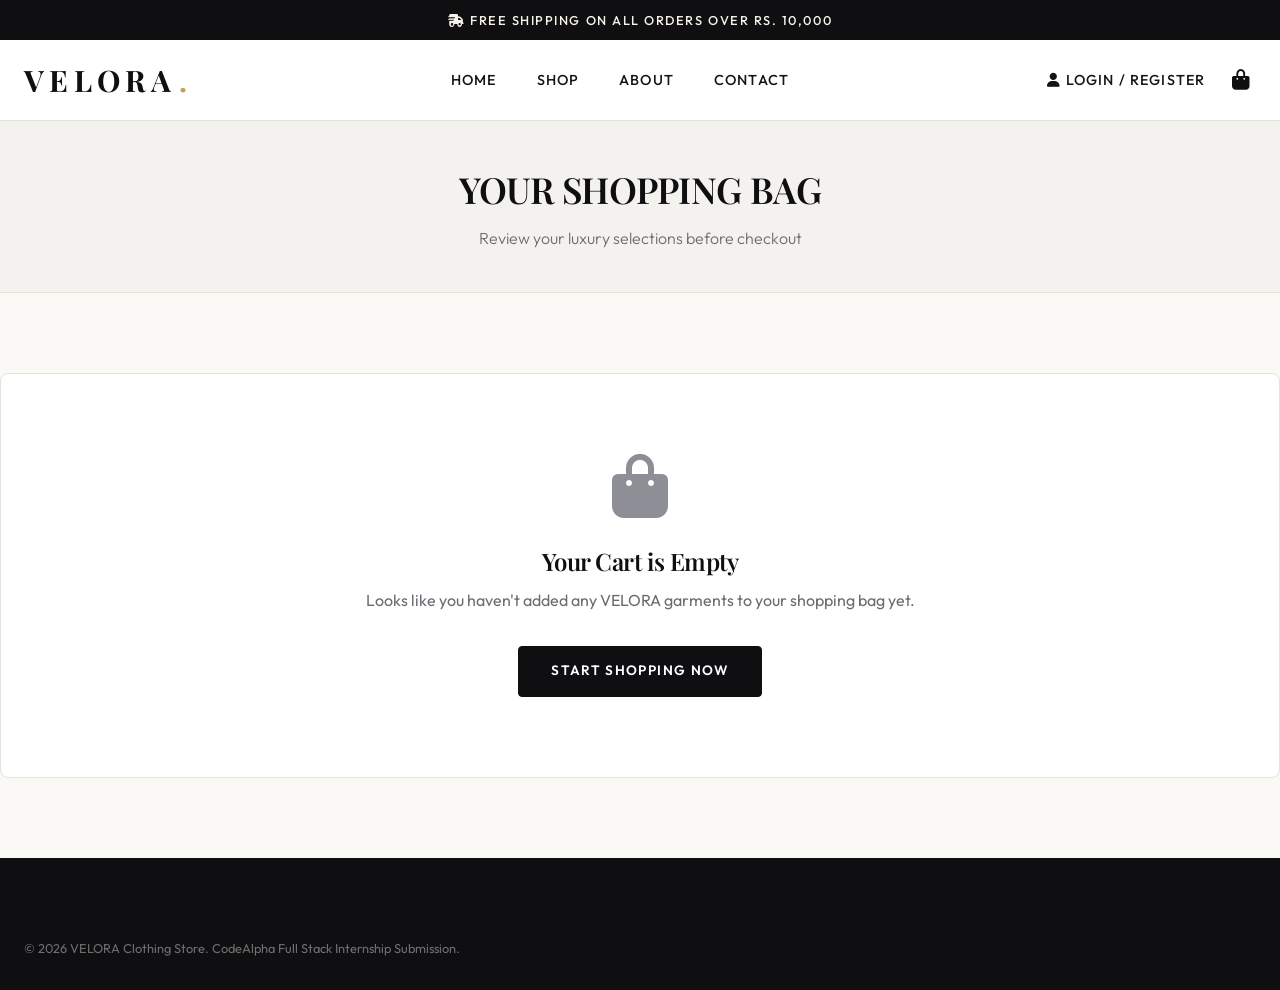
<file: cart.html>
<!DOCTYPE html>
<html lang="en">
<head>
  <meta charset="UTF-8">
  <meta name="viewport" content="width=device-width, initial-scale=1.0">
  <title>Shopping Cart | VELORA</title>
  
  <link rel="stylesheet" href="https://cdnjs.cloudflare.com/ajax/libs/font-awesome/6.4.0/css/all.min.css">
  <link rel="stylesheet" href="css/style.css">
  <link rel="stylesheet" href="css/responsive.css">
</head>
<body>

  <!-- Announcement Bar -->
  <div class="announcement-bar">
    <i class="fas fa-truck-fast"></i> FREE SHIPPING ON ALL ORDERS OVER RS. 10,000
  </div>

  <!-- Navigation Bar -->
  <nav class="navbar">
    <div class="container nav-container">
      <button class="mobile-menu-toggle" id="mobile-menu-btn" aria-label="Toggle menu">
        <i class="fas fa-bars"></i>
      </button>

      <a href="index.html" class="brand-logo">
        VELORA<span>.</span>
      </a>

      <ul class="nav-links" id="nav-links">
        <li><a href="index.html" class="nav-link">Home</a></li>
        <li><a href="shop.html" class="nav-link">Shop</a></li>
        <li><a href="about.html" class="nav-link">About</a></li>
        <li><a href="contact.html" class="nav-link">Contact</a></li>
      </ul>

      <div class="nav-actions">
        <div id="nav-user-menu"></div>
        <a href="cart.html" class="icon-btn active" title="Shopping Cart">
          <i class="fas fa-shopping-bag"></i>
          <span class="badge-count" id="cart-count-badge" style="display: none;">0</span>
        </a>
      </div>
    </div>
  </nav>

  <!-- Page Header -->
  <div style="background-color: var(--bg-subtle); padding: 2.5rem 0; text-align: center; border-bottom: 1px solid var(--border-color);">
    <div class="container">
      <h1 class="section-title">YOUR SHOPPING BAG</h1>
      <p class="section-subtitle" style="margin-bottom: 0;">Review your luxury selections before checkout</p>
    </div>
  </div>

  <!-- Cart Content -->
  <section class="section-padding container">
    <div id="cart-view-wrapper">
      <!-- Rendered by inline script -->
    </div>
  </section>

  <!-- Footer -->
  <footer class="footer">
    <div class="container">
      <div class="footer-bottom" style="border: none; padding: 0;">
        <p>&copy; 2026 VELORA Clothing Store. CodeAlpha Full Stack Internship Submission.</p>
      </div>
    </div>
  </footer>

  <!-- Scripts -->
  <script src="js/api.js"></script>
  <script src="js/auth.js"></script>
  <script src="js/cart.js"></script>
  <script src="js/main.js"></script>

  <script>
    document.addEventListener('DOMContentLoaded', () => {
      renderCartView();
    });

    function renderCartView() {
      const wrapper = document.getElementById('cart-view-wrapper');
      if (!wrapper) return;

      const cart = getCart();
      const totals = getCartTotals();

      if (cart.length === 0) {
        wrapper.innerHTML = `
          <div style="text-align: center; padding: 5rem 1rem; background: var(--bg-surface); border-radius: var(--radius-md); border: 1px solid var(--border-color);">
            <i class="fas fa-shopping-bag fa-4x" style="color: var(--text-light); margin-bottom: 1.5rem;"></i>
            <h2>Your Cart is Empty</h2>
            <p style="color: var(--text-muted); margin: 0.5rem 0 2rem;">Looks like you haven't added any VELORA garments to your shopping bag yet.</p>
            <a href="shop.html" class="btn btn-primary">START SHOPPING NOW</a>
          </div>
        `;
        return;
      }

      wrapper.innerHTML = `
        <div style="display: grid; grid-template-columns: 2fr 1fr; gap: 3rem;" class="cart-layout">
          
          <!-- Left: Cart Items List -->
          <div>
            <div style="display: flex; justify-content: space-between; align-items: center; border-bottom: 1px solid var(--border-color); padding-bottom: 1rem; margin-bottom: 1.5rem;">
              <h3 style="font-size: 1.2rem; text-transform: uppercase;">Items (${totals.itemCount})</h3>
              <button onclick="clearCart(); renderCartView();" style="color: var(--danger); font-weight: 600; font-size: 0.85rem;">Clear Entire Cart</button>
            </div>

            <div style="display: flex; flex-direction: column; gap: 1.5rem;">
              ${cart.map((item, index) => `
                <div style="display: grid; grid-template-columns: 90px 1fr auto; gap: 1.5rem; align-items: center; background: var(--bg-surface); border: 1px solid var(--border-color); border-radius: var(--radius-md); padding: 1.25rem;">
                  <img src="${item.image}" alt="${item.name}" style="width: 90px; height: 110px; object-fit: cover; border-radius: var(--radius-sm);">
                  
                  <div>
                    <h4 style="font-size: 1.05rem; margin-bottom: 0.35rem;">${item.name}</h4>
                    <div style="font-size: 0.85rem; color: var(--text-muted); display: flex; gap: 1rem; margin-bottom: 0.65rem;">
                      <span><strong>Size:</strong> ${item.size}</span>
                      <span><strong>Color:</strong> ${item.color}</span>
                    </div>
                    <div style="font-size: 1rem; font-weight: 700; color: var(--primary);">
                      Rs. ${item.price.toLocaleString()}
                    </div>
                  </div>

                  <div style="display: flex; flex-direction: column; align-items: flex-end; gap: 0.75rem;">
                    <button onclick="removeFromCart(${index}); renderCartView();" style="color: var(--text-muted); font-size: 0.9rem;" title="Remove Item">
                      <i class="fas fa-trash-alt"></i>
                    </button>

                    <div style="display: flex; align-items: center; gap: 0.35rem; border: 1px solid var(--border-color); border-radius: var(--radius-sm); padding: 0.15rem 0.4rem;">
                      <button class="icon-btn" style="padding: 0.2rem;" onclick="updateCartItemQty(${index}, ${item.quantity - 1}); renderCartView();"><i class="fas fa-minus" style="font-size: 0.75rem;"></i></button>
                      <span style="font-weight: 600; font-size: 0.9rem; min-width: 25px; text-align: center;">${item.quantity}</span>
                      <button class="icon-btn" style="padding: 0.2rem;" onclick="updateCartItemQty(${index}, ${item.quantity + 1}); renderCartView();"><i class="fas fa-plus" style="font-size: 0.75rem;"></i></button>
                    </div>

                    <div style="font-size: 0.95rem; font-weight: 700; color: var(--accent);">
                      Subtotal: Rs. ${(item.price * item.quantity).toLocaleString()}
                    </div>
                  </div>
                </div>
              `).join('')}
            </div>

            <div style="margin-top: 2rem;">
              <a href="shop.html" style="font-size: 0.9rem; font-weight: 600; color: var(--primary);"><i class="fas fa-arrow-left"></i> CONTINUE SHOPPING</a>
            </div>
          </div>

          <!-- Right: Order Summary Card -->
          <div>
            <div style="background: var(--bg-surface); border: 1px solid var(--border-color); border-radius: var(--radius-md); padding: 2rem; position: sticky; top: 100px;">
              <h3 style="font-size: 1.25rem; text-transform: uppercase; border-bottom: 1px solid var(--border-color); padding-bottom: 1rem; margin-bottom: 1.5rem;">ORDER SUMMARY</h3>

              <div style="display: flex; flex-direction: column; gap: 1rem; font-size: 0.95rem; margin-bottom: 1.5rem;">
                <div style="display: flex; justify-content: space-between;">
                  <span style="color: var(--text-muted);">Subtotal</span>
                  <span style="font-weight: 600;">Rs. ${totals.subtotal.toLocaleString()}</span>
                </div>

                <div style="display: flex; justify-content: space-between;">
                  <span style="color: var(--text-muted);">Estimated Shipping</span>
                  <span style="font-weight: 600; color: ${totals.shipping === 0 ? 'var(--success)' : 'inherit'};">
                    ${totals.shipping === 0 ? 'FREE' : `Rs. ${totals.shipping.toLocaleString()}`}
                  </span>
                </div>

                ${totals.subtotal < 10000 ? `
                  <div style="font-size: 0.75rem; color: var(--accent); background: var(--accent-light); padding: 0.5rem; border-radius: 4px;">
                    Add Rs. ${(10000 - totals.subtotal).toLocaleString()} more to qualify for FREE Shipping!
                  </div>
                ` : ''}

                <div style="border-top: 1px solid var(--border-color); padding-top: 1rem; display: flex; justify-content: space-between; font-size: 1.2rem; font-weight: 700;">
                  <span>Grand Total</span>
                  <span style="color: var(--primary);">Rs. ${totals.total.toLocaleString()}</span>
                </div>
              </div>

              <a href="checkout.html" class="btn btn-primary btn-block" style="padding: 1rem;">
                PROCEED TO CHECKOUT <i class="fas fa-arrow-right"></i>
              </a>
            </div>
          </div>

        </div>
      `;
    }
  </script>
</body>
</html>
</file>
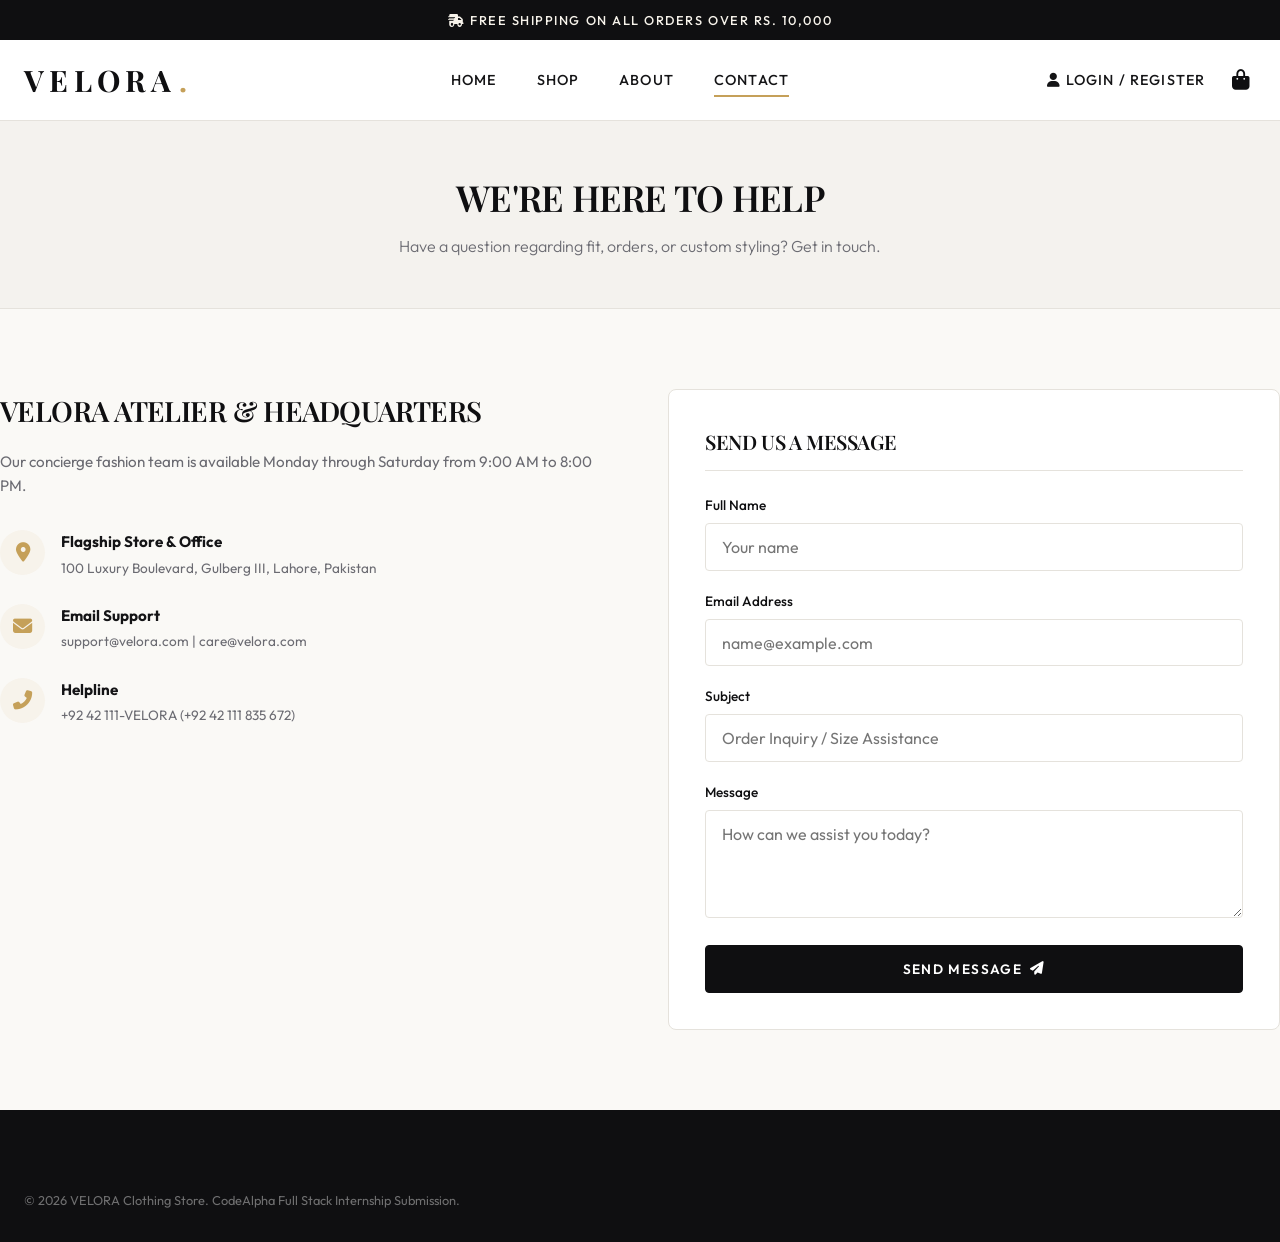
<file: contact.html>
<!DOCTYPE html>
<html lang="en">
<head>
  <meta charset="UTF-8">
  <meta name="viewport" content="width=device-width, initial-scale=1.0">
  <title>Contact Us | VELORA Customer Support</title>
  
  <link rel="stylesheet" href="https://cdnjs.cloudflare.com/ajax/libs/font-awesome/6.4.0/css/all.min.css">
  <link rel="stylesheet" href="css/style.css">
  <link rel="stylesheet" href="css/responsive.css">
</head>
<body>

  <!-- Announcement Bar -->
  <div class="announcement-bar">
    <i class="fas fa-truck-fast"></i> FREE SHIPPING ON ALL ORDERS OVER RS. 10,000
  </div>

  <!-- Navigation Bar -->
  <nav class="navbar">
    <div class="container nav-container">
      <button class="mobile-menu-toggle" id="mobile-menu-btn" aria-label="Toggle menu">
        <i class="fas fa-bars"></i>
      </button>

      <a href="index.html" class="brand-logo">
        VELORA<span>.</span>
      </a>

      <ul class="nav-links" id="nav-links">
        <li><a href="index.html" class="nav-link">Home</a></li>
        <li><a href="shop.html" class="nav-link">Shop</a></li>
        <li><a href="about.html" class="nav-link">About</a></li>
        <li><a href="contact.html" class="nav-link active">Contact</a></li>
      </ul>

      <div class="nav-actions">
        <div id="nav-user-menu"></div>
        <a href="cart.html" class="icon-btn" title="Shopping Cart">
          <i class="fas fa-shopping-bag"></i>
          <span class="badge-count" id="cart-count-badge" style="display: none;">0</span>
        </a>
      </div>
    </div>
  </nav>

  <!-- Page Header -->
  <div style="background-color: var(--bg-subtle); padding: 3rem 0; text-align: center; border-bottom: 1px solid var(--border-color);">
    <div class="container">
      <h1 class="section-title">WE'RE HERE TO HELP</h1>
      <p class="section-subtitle" style="margin-bottom: 0;">Have a question regarding fit, orders, or custom styling? Get in touch.</p>
    </div>
  </div>

  <!-- Contact Form & Info -->
  <section class="section-padding container">
    <div style="display: grid; grid-template-columns: 1fr 1fr; gap: 3.5rem;" class="product-detail-layout">
      
      <!-- Contact Info -->
      <div>
        <h2 style="font-size: 1.75rem; margin-bottom: 1rem;">VELORA ATELIER & HEADQUARTERS</h2>
        <p style="color: var(--text-muted); font-size: 0.95rem; margin-bottom: 2rem;">
          Our concierge fashion team is available Monday through Saturday from 9:00 AM to 8:00 PM.
        </p>

        <div style="display: flex; flex-direction: column; gap: 1.5rem; margin-bottom: 2.5rem;">
          <div style="display: flex; gap: 1rem; align-items: flex-start;">
            <div style="width: 45px; height: 45px; background: var(--accent-light); border-radius: 50%; display: flex; align-items: center; justify-content: center; color: var(--accent); font-size: 1.2rem; flex-shrink: 0;">
              <i class="fas fa-location-dot"></i>
            </div>
            <div>
              <strong style="font-size: 0.95rem; display: block;">Flagship Store & Office</strong>
              <span style="color: var(--text-muted); font-size: 0.85rem;">100 Luxury Boulevard, Gulberg III, Lahore, Pakistan</span>
            </div>
          </div>

          <div style="display: flex; gap: 1rem; align-items: flex-start;">
            <div style="width: 45px; height: 45px; background: var(--accent-light); border-radius: 50%; display: flex; align-items: center; justify-content: center; color: var(--accent); font-size: 1.2rem; flex-shrink: 0;">
              <i class="fas fa-envelope"></i>
            </div>
            <div>
              <strong style="font-size: 0.95rem; display: block;">Email Support</strong>
              <span style="color: var(--text-muted); font-size: 0.85rem;">support@velora.com | care@velora.com</span>
            </div>
          </div>

          <div style="display: flex; gap: 1rem; align-items: flex-start;">
            <div style="width: 45px; height: 45px; background: var(--accent-light); border-radius: 50%; display: flex; align-items: center; justify-content: center; color: var(--accent); font-size: 1.2rem; flex-shrink: 0;">
              <i class="fas fa-phone-flip"></i>
            </div>
            <div>
              <strong style="font-size: 0.95rem; display: block;">Helpline</strong>
              <span style="color: var(--text-muted); font-size: 0.85rem;">+92 42 111-VELORA (+92 42 111 835 672)</span>
            </div>
          </div>
        </div>
      </div>

      <!-- Contact Form -->
      <div style="background: var(--bg-surface); border: 1px solid var(--border-color); border-radius: var(--radius-md); padding: 2.25rem;">
        <h3 style="font-size: 1.25rem; text-transform: uppercase; margin-bottom: 1.5rem; border-bottom: 1px solid var(--border-color); padding-bottom: 0.75rem;">SEND US A MESSAGE</h3>
        
        <form onsubmit="event.preventDefault(); showToast('Your message has been sent to VELORA support', 'success'); this.reset();">
          <div class="form-group">
            <label class="form-label">Full Name</label>
            <input type="text" class="form-control" required placeholder="Your name">
          </div>

          <div class="form-group">
            <label class="form-label">Email Address</label>
            <input type="email" class="form-control" required placeholder="name@example.com">
          </div>

          <div class="form-group">
            <label class="form-label">Subject</label>
            <input type="text" class="form-control" placeholder="Order Inquiry / Size Assistance">
          </div>

          <div class="form-group">
            <label class="form-label">Message</label>
            <textarea class="form-control" rows="4" required placeholder="How can we assist you today?"></textarea>
          </div>

          <button type="submit" class="btn btn-primary btn-block">SEND MESSAGE <i class="fas fa-paper-plane"></i></button>
        </form>
      </div>

    </div>
  </section>

  <!-- Footer -->
  <footer class="footer">
    <div class="container">
      <div class="footer-bottom" style="border: none; padding: 0;">
        <p>&copy; 2026 VELORA Clothing Store. CodeAlpha Full Stack Internship Submission.</p>
      </div>
    </div>
  </footer>

  <!-- Scripts -->
  <script src="js/api.js"></script>
  <script src="js/auth.js"></script>
  <script src="js/cart.js"></script>
  <script src="js/main.js"></script>
</body>
</html>
</file>
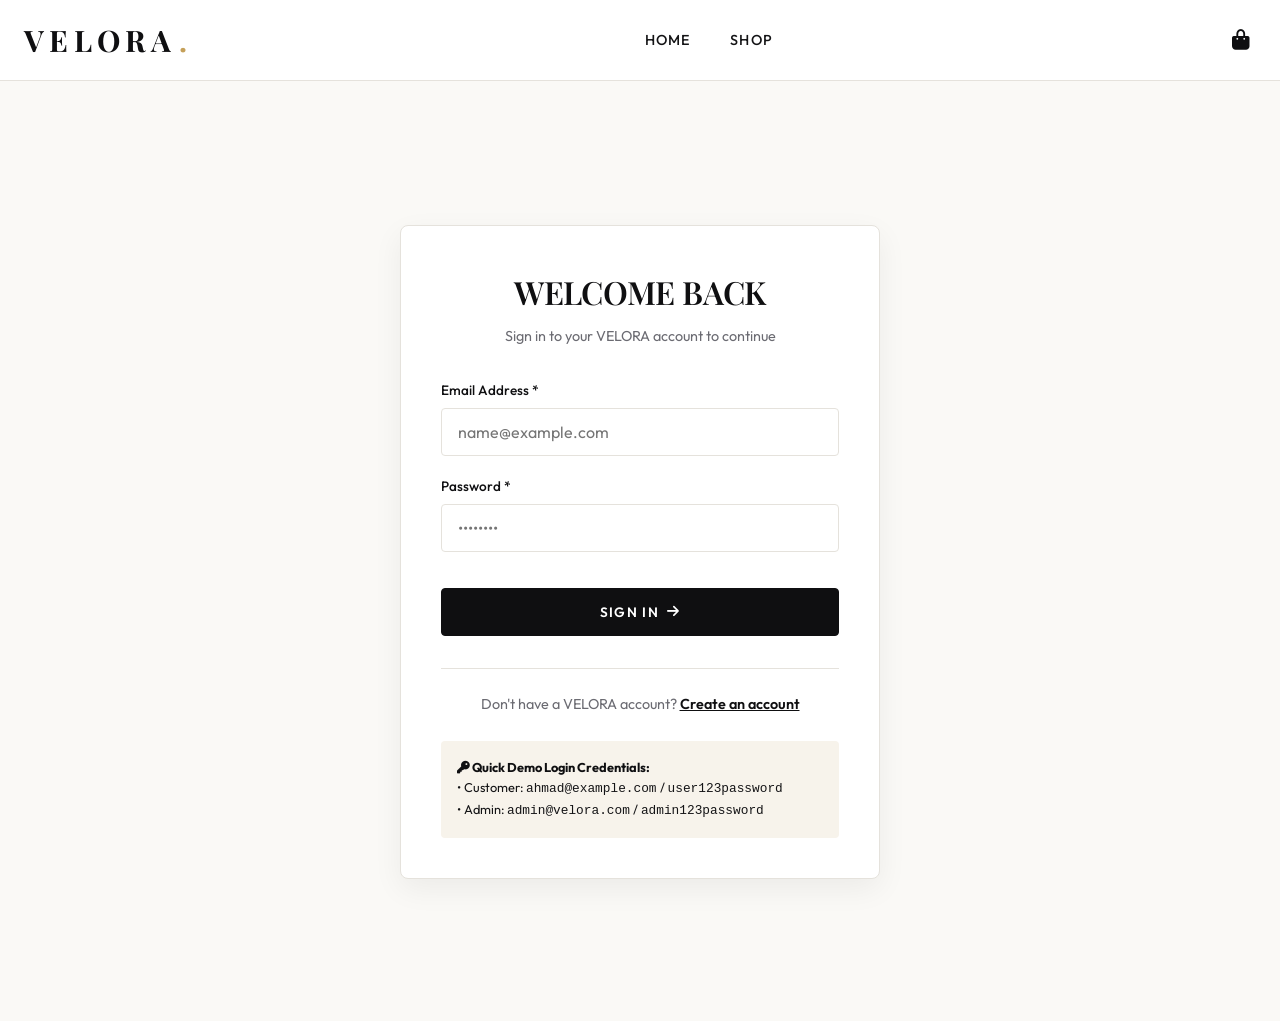
<file: login.html>
<!DOCTYPE html>
<html lang="en">
<head>
  <meta charset="UTF-8">
  <meta name="viewport" content="width=device-width, initial-scale=1.0">
  <title>Customer Login | VELORA</title>
  
  <link rel="stylesheet" href="https://cdnjs.cloudflare.com/ajax/libs/font-awesome/6.4.0/css/all.min.css">
  <link rel="stylesheet" href="css/style.css">
  <link rel="stylesheet" href="css/responsive.css">
</head>
<body>

  <!-- Navigation Bar -->
  <nav class="navbar">
    <div class="container nav-container">
      <a href="index.html" class="brand-logo">
        VELORA<span>.</span>
      </a>

      <ul class="nav-links" id="nav-links">
        <li><a href="index.html" class="nav-link">Home</a></li>
        <li><a href="shop.html" class="nav-link">Shop</a></li>
      </ul>

      <div class="nav-actions">
        <a href="cart.html" class="icon-btn" title="Shopping Cart">
          <i class="fas fa-shopping-bag"></i>
          <span class="badge-count" id="cart-count-badge" style="display: none;">0</span>
        </a>
      </div>
    </div>
  </nav>

  <!-- Login Auth Card -->
  <section class="section-padding">
    <div class="auth-container">
      <h1 class="auth-title">WELCOME BACK</h1>
      <p class="auth-sub">Sign in to your VELORA account to continue</p>

      <div id="login-alert" style="display: none; margin-bottom: 1rem; padding: 0.75rem; border-radius: var(--radius-sm); font-size: 0.85rem; background: #ffe3e3; color: var(--danger); border: 1px solid #ffa8a8;"></div>

      <form id="login-form">
        <div class="form-group">
          <label class="form-label" for="login-email">Email Address <span style="color: var(--danger);">*</span></label>
          <input type="email" id="login-email" class="form-control" placeholder="name@example.com" required>
        </div>

        <div class="form-group">
          <div style="display: flex; justify-content: space-between; align-items: center;">
            <label class="form-label" for="login-password">Password <span style="color: var(--danger);">*</span></label>
          </div>
          <input type="password" id="login-password" class="form-control" placeholder="••••••••" required>
        </div>

        <button type="submit" id="login-btn" class="btn btn-primary btn-block" style="padding: 0.9rem; margin-top: 1rem;">
          SIGN IN <i class="fas fa-arrow-right"></i>
        </button>
      </form>

      <div style="margin-top: 2rem; text-align: center; font-size: 0.9rem; color: var(--text-muted); border-top: 1px solid var(--border-color); padding-top: 1.5rem;">
        Don't have a VELORA account? <a href="register.html" style="color: var(--primary); font-weight: 600; text-decoration: underline;">Create an account</a>
      </div>

      <!-- Quick Demo Credentials Box -->
      <div style="margin-top: 1.5rem; background: var(--accent-light); padding: 1rem; border-radius: var(--radius-sm); font-size: 0.8rem;">
        <strong style="color: var(--primary);"><i class="fas fa-key"></i> Quick Demo Login Credentials:</strong><br>
        • Customer: <code>ahmad@example.com</code> / <code>user123password</code><br>
        • Admin: <code>admin@velora.com</code> / <code>admin123password</code>
      </div>
    </div>
  </section>

  <!-- Scripts -->
  <script src="js/api.js"></script>
  <script src="js/auth.js"></script>
  <script src="js/cart.js"></script>
  <script src="js/main.js"></script>

  <script>
    document.addEventListener('DOMContentLoaded', () => {
      if (isAuthenticated()) {
        window.location.href = 'index.html';
      }

      const form = document.getElementById('login-form');
      form.addEventListener('submit', async (e) => {
        e.preventDefault();

        const email = document.getElementById('login-email').value.trim();
        const password = document.getElementById('login-password').value;
        const alertEl = document.getElementById('login-alert');
        const submitBtn = document.getElementById('login-btn');

        alertEl.style.display = 'none';
        submitBtn.disabled = true;
        submitBtn.innerHTML = '<i class="fas fa-spinner fa-spin"></i> Authenticating...';

        try {
          const res = await apiRequest('/auth/login', 'POST', { email, password });

          if (res.success && res.data.token) {
            setAuthSession(res.data.token, res.data);
            showToast('Login successful! Redirecting...', 'success');
            setTimeout(() => {
              const redirect = new URLSearchParams(window.location.search).get('redirect') || 'index.html';
              window.location.href = redirect;
            }, 800);
          }
        } catch (err) {
          alertEl.textContent = err.message || 'Invalid email or password';
          alertEl.style.display = 'block';
          submitBtn.disabled = false;
          submitBtn.innerHTML = 'SIGN IN <i class="fas fa-arrow-right"></i>';
        }
      });
    });
  </script>
</body>
</html>
</file>
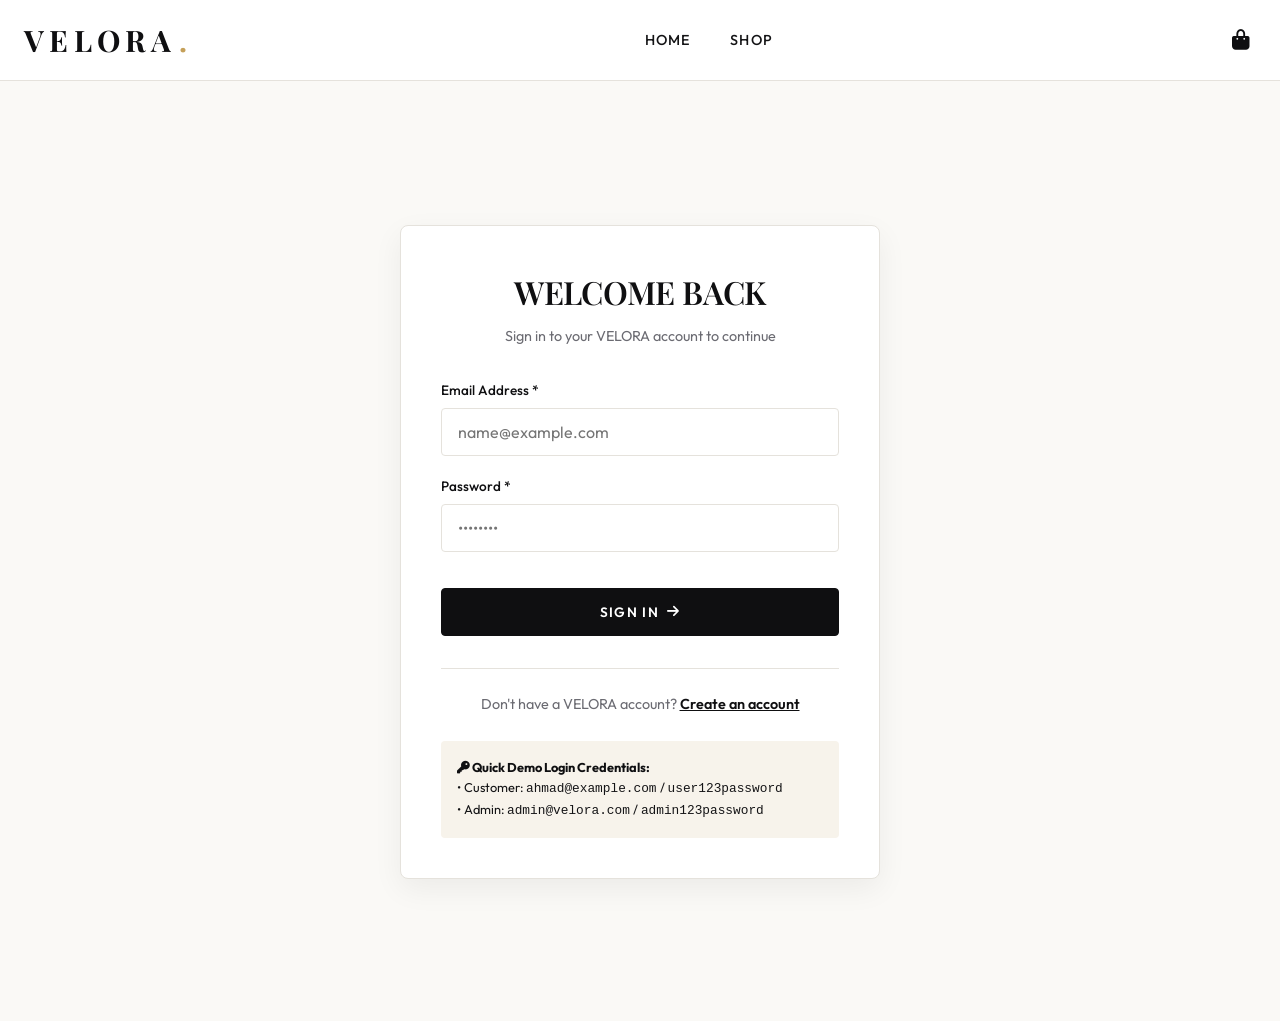
<file: order-confirmation.html>
<!DOCTYPE html>
<html lang="en">
<head>
  <meta charset="UTF-8">
  <meta name="viewport" content="width=device-width, initial-scale=1.0">
  <title>Order Confirmation | VELORA</title>
  
  <link rel="stylesheet" href="https://cdnjs.cloudflare.com/ajax/libs/font-awesome/6.4.0/css/all.min.css">
  <link rel="stylesheet" href="css/style.css">
  <link rel="stylesheet" href="css/responsive.css">
</head>
<body>

  <!-- Navigation Bar -->
  <nav class="navbar">
    <div class="container nav-container">
      <a href="index.html" class="brand-logo">
        VELORA<span>.</span>
      </a>

      <ul class="nav-links" id="nav-links">
        <li><a href="index.html" class="nav-link">Home</a></li>
        <li><a href="shop.html" class="nav-link">Shop</a></li>
      </ul>

      <div class="nav-actions">
        <div id="nav-user-menu"></div>
      </div>
    </div>
  </nav>

  <!-- Confirmation Section -->
  <section class="section-padding container">
    <div id="confirmation-content" style="max-width: 750px; margin: 0 auto; background: var(--bg-surface); border: 1px solid var(--border-color); border-radius: var(--radius-md); padding: 3rem; box-shadow: var(--shadow-md);">
      <div style="text-align: center;">
        <i class="fas fa-spinner fa-spin fa-3x" style="color: var(--accent);"></i>
        <p style="margin-top: 1rem;">Loading order confirmation details...</p>
      </div>
    </div>
  </section>

  <!-- Footer -->
  <footer class="footer">
    <div class="container">
      <div class="footer-bottom" style="border: none; padding: 0;">
        <p>&copy; 2026 VELORA Clothing Store. CodeAlpha Full Stack Internship Submission.</p>
      </div>
    </div>
  </footer>

  <!-- Scripts -->
  <script src="js/api.js"></script>
  <script src="js/auth.js"></script>
  <script src="js/cart.js"></script>
  <script src="js/main.js"></script>

  <script>
    document.addEventListener('DOMContentLoaded', async () => {
      const urlParams = new URLSearchParams(window.location.search);
      const orderId = urlParams.get('id');

      if (!orderId) {
        window.location.href = 'orders.html';
        return;
      }

      const container = document.getElementById('confirmation-content');

      try {
        const res = await apiRequest(`/orders/${orderId}`, 'GET', null, true);

        if (res.success && res.data) {
          const o = res.data;
          const orderDate = new Date(o.createdAt).toLocaleDateString('en-US', {
            year: 'numeric', month: 'long', day: 'numeric', hour: '2-digit', minute: '2-digit'
          });

          container.innerHTML = `
            <div style="text-align: center; border-bottom: 1px solid var(--border-color); padding-bottom: 2rem; margin-bottom: 2rem;">
              <div style="width: 70px; height: 70px; background: var(--accent-light); border-radius: 50%; display: inline-flex; align-items: center; justify-content: center; margin-bottom: 1rem;">
                <i class="fas fa-check" style="font-size: 2rem; color: var(--accent);"></i>
              </div>
              <h1 style="font-size: 2rem; margin-bottom: 0.5rem; color: var(--primary);">ORDER PLACED SUCCESSFULLY!</h1>
              <p style="color: var(--text-muted);">Thank you for shopping with VELORA. Your order has been registered.</p>
              
              <div style="display: inline-block; background: var(--bg-subtle); padding: 0.5rem 1.5rem; border-radius: 20px; font-weight: 700; margin-top: 1rem; color: var(--primary);">
                ORDER #${o.orderNumber}
              </div>
            </div>

            <!-- Order Info Grid -->
            <div style="display: grid; grid-template-columns: 1fr 1fr; gap: 2rem; margin-bottom: 2rem; font-size: 0.9rem;">
              <div>
                <h4 style="text-transform: uppercase; color: var(--text-muted); font-size: 0.75rem; letter-spacing: 0.1em; margin-bottom: 0.5rem;">Delivery Address</h4>
                <strong>${o.shippingAddress.fullName}</strong><br>
                ${o.shippingAddress.address}<br>
                ${o.shippingAddress.city}, ${o.shippingAddress.district || ''}<br>
                Phone: ${o.shippingAddress.phone}
              </div>

              <div>
                <h4 style="text-transform: uppercase; color: var(--text-muted); font-size: 0.75rem; letter-spacing: 0.1em; margin-bottom: 0.5rem;">Order Details</h4>
                <strong>Date:</strong> ${orderDate}<br>
                <strong>Payment Method:</strong> ${o.paymentMethod}<br>
                <strong>Status:</strong> <span style="color: var(--success); font-weight: 700;">${o.status}</span>
              </div>
            </div>

            <!-- Items Breakdown -->
            <h4 style="text-transform: uppercase; letter-spacing: 0.08em; margin-bottom: 1rem; font-size: 0.95rem;">Purchased Items</h4>
            <div style="display: flex; flex-direction: column; gap: 1rem; margin-bottom: 2rem;">
              ${o.items.map(item => `
                <div style="display: grid; grid-template-columns: 60px 1fr auto; gap: 1rem; align-items: center; border-bottom: 1px dashed var(--border-color); padding-bottom: 0.75rem;">
                  <img src="${item.image}" alt="${item.productName}" style="width: 60px; height: 75px; object-fit: cover; border-radius: 4px;">
                  <div>
                    <strong style="font-size: 0.95rem;">${item.productName}</strong>
                    <div style="font-size: 0.8rem; color: var(--text-muted);">Size: ${item.size} | Color: ${item.color} | Qty: ${item.quantity}</div>
                  </div>
                  <div style="font-weight: 700;">Rs. ${(item.price * item.quantity).toLocaleString()}</div>
                </div>
              `).join('')}
            </div>

            <!-- Totals -->
            <div style="background: var(--bg-subtle); padding: 1.25rem; border-radius: var(--radius-sm); margin-bottom: 2.5rem; font-size: 0.9rem;">
              <div style="display: flex; justify-content: space-between; margin-bottom: 0.4rem;">
                <span>Subtotal</span>
                <span>Rs. ${o.subtotal.toLocaleString()}</span>
              </div>
              <div style="display: flex; justify-content: space-between; margin-bottom: 0.4rem;">
                <span>Shipping</span>
                <span>${o.shippingCost === 0 ? 'FREE' : `Rs. ${o.shippingCost.toLocaleString()}`}</span>
              </div>
              <div style="display: flex; justify-content: space-between; font-size: 1.15rem; font-weight: 700; border-top: 1px solid var(--border-color); padding-top: 0.6rem;">
                <span>Grand Total</span>
                <span style="color: var(--primary);">Rs. ${o.total.toLocaleString()}</span>
              </div>
            </div>

            <!-- Buttons -->
            <div style="display: flex; gap: 1rem;">
              <a href="orders.html" class="btn btn-primary" style="flex: 1;">VIEW MY ORDERS</a>
              <a href="shop.html" class="btn btn-secondary" style="flex: 1;">CONTINUE SHOPPING</a>
            </div>
          `;
        }
      } catch (err) {
        container.innerHTML = `
          <div style="text-align: center; color: var(--danger);">
            <h2>Failed to load order confirmation</h2>
            <p style="margin-top: 0.5rem; color: var(--text-muted);">${err.message}</p>
            <a href="orders.html" class="btn btn-primary" style="margin-top: 1.5rem;">Go to My Orders</a>
          </div>
        `;
      }
    });
  </script>
</body>
</html>
</file>
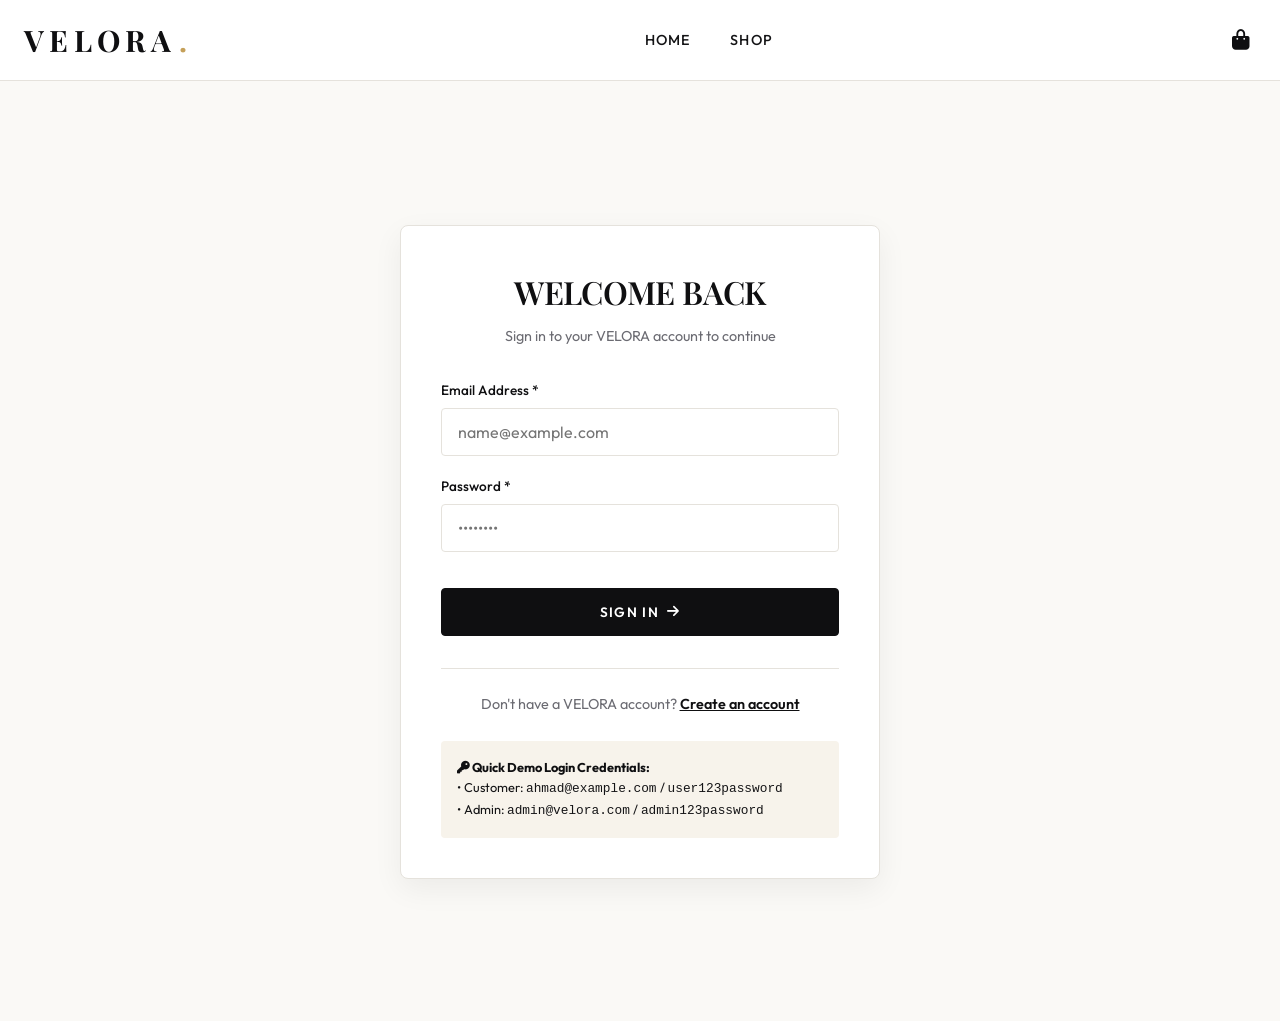
<file: orders.html>
<!DOCTYPE html>
<html lang="en">
<head>
  <meta charset="UTF-8">
  <meta name="viewport" content="width=device-width, initial-scale=1.0">
  <title>My Orders | VELORA</title>
  
  <link rel="stylesheet" href="https://cdnjs.cloudflare.com/ajax/libs/font-awesome/6.4.0/css/all.min.css">
  <link rel="stylesheet" href="css/style.css">
  <link rel="stylesheet" href="css/responsive.css">
</head>
<body>

  <!-- Announcement Bar -->
  <div class="announcement-bar">
    <i class="fas fa-truck-fast"></i> FREE SHIPPING ON ALL ORDERS OVER RS. 10,000
  </div>

  <!-- Navigation Bar -->
  <nav class="navbar">
    <div class="container nav-container">
      <button class="mobile-menu-toggle" id="mobile-menu-btn" aria-label="Toggle menu">
        <i class="fas fa-bars"></i>
      </button>

      <a href="index.html" class="brand-logo">
        VELORA<span>.</span>
      </a>

      <ul class="nav-links" id="nav-links">
        <li><a href="index.html" class="nav-link">Home</a></li>
        <li><a href="shop.html" class="nav-link">Shop</a></li>
        <li><a href="profile.html" class="nav-link">My Profile</a></li>
      </ul>

      <div class="nav-actions">
        <div id="nav-user-menu"></div>
        <a href="cart.html" class="icon-btn" title="Shopping Cart">
          <i class="fas fa-shopping-bag"></i>
          <span class="badge-count" id="cart-count-badge" style="display: none;">0</span>
        </a>
      </div>
    </div>
  </nav>

  <!-- Orders Header -->
  <div style="background-color: var(--bg-subtle); padding: 2.5rem 0; text-align: center; border-bottom: 1px solid var(--border-color);">
    <div class="container">
      <h1 class="section-title">MY ORDERS</h1>
      <p class="section-subtitle" style="margin-bottom: 0;">Track and review your past purchases</p>
    </div>
  </div>

  <!-- Orders List -->
  <section class="section-padding container">
    <div id="orders-list-container">
      <div style="text-align: center; padding: 4rem; color: var(--text-muted);">
        <i class="fas fa-spinner fa-spin fa-3x"></i>
        <p style="margin-top: 1rem;">Loading your order history...</p>
      </div>
    </div>
  </section>

  <!-- Order Detail Modal -->
  <div class="modal-backdrop" id="order-detail-modal">
    <div class="modal-content" style="max-width: 650px;">
      <button class="modal-close" onclick="closeOrderModal()">&times;</button>
      <div id="order-modal-body"></div>
    </div>
  </div>

  <!-- Footer -->
  <footer class="footer">
    <div class="container">
      <div class="footer-bottom" style="border: none; padding: 0;">
        <p>&copy; 2026 VELORA Clothing Store. CodeAlpha Full Stack Internship Submission.</p>
      </div>
    </div>
  </footer>

  <!-- Scripts -->
  <script src="js/api.js"></script>
  <script src="js/auth.js"></script>
  <script src="js/cart.js"></script>
  <script src="js/main.js"></script>

  <script>
    let userOrders = [];

    document.addEventListener('DOMContentLoaded', async () => {
      if (!isAuthenticated()) {
        showToast('Please log in to view your order history', 'info');
        setTimeout(() => window.location.href = 'login.html?redirect=orders.html', 1000);
        return;
      }

      await loadMyOrders();
    });

    async function loadMyOrders() {
      const container = document.getElementById('orders-list-container');
      if (!container) return;

      try {
        const res = await apiRequest('/orders/my-orders', 'GET', null, true);

        if (res.success && res.data) {
          userOrders = res.data;

          if (userOrders.length === 0) {
            container.innerHTML = `
              <div style="text-align: center; padding: 5rem 1rem; background: var(--bg-surface); border-radius: var(--radius-md); border: 1px solid var(--border-color);">
                <i class="fas fa-box-open fa-4x" style="color: var(--text-light); margin-bottom: 1.5rem;"></i>
                <h2>No Orders Placed Yet</h2>
                <p style="color: var(--text-muted); margin: 0.5rem 0 2rem;">You haven't placed any fashion orders with VELORA yet.</p>
                <a href="shop.html" class="btn btn-primary">EXPLORE COLLECTION</a>
              </div>
            `;
            return;
          }

          container.innerHTML = `
            <div style="display: flex; flex-direction: column; gap: 1.5rem; max-width: 900px; margin: 0 auto;">
              ${userOrders.map(o => {
                const dateStr = new Date(o.createdAt).toLocaleDateString('en-US', {
                  year: 'numeric', month: 'short', day: 'numeric'
                });

                let statusBg = '#e6fcf5', statusColor = '#0ca678';
                if (o.status === 'Pending') { statusBg = '#fff9db'; statusColor = '#f59f00'; }
                if (o.status === 'Cancelled') { statusBg = '#ffe3e3'; statusColor = '#e03131'; }

                return `
                  <div style="background: var(--bg-surface); border: 1px solid var(--border-color); border-radius: var(--radius-md); padding: 1.5rem; display: flex; flex-direction: column; gap: 1rem;">
                    <div style="display: flex; justify-content: space-between; align-items: center; border-bottom: 1px solid var(--border-color); padding-bottom: 1rem; flex-wrap: wrap; gap: 0.5rem;">
                      <div>
                        <strong style="font-size: 1.1rem; color: var(--primary);">ORDER #${o.orderNumber}</strong>
                        <span style="font-size: 0.85rem; color: var(--text-muted); margin-left: 1rem;">Placed on ${dateStr}</span>
                      </div>

                      <span style="background: ${statusBg}; color: ${statusColor}; padding: 0.3rem 0.8rem; border-radius: 20px; font-weight: 700; font-size: 0.8rem; text-transform: uppercase;">
                        ${o.status}
                      </span>
                    </div>

                    <div style="display: flex; gap: 1rem; align-items: center; overflow-x: auto; padding: 0.5rem 0;">
                      ${o.items.map(item => `
                        <div style="display: flex; align-items: center; gap: 0.75rem; flex-shrink: 0; background: var(--bg-subtle); padding: 0.5rem 0.75rem; border-radius: var(--radius-sm);">
                          <img src="${item.image}" alt="${item.productName}" style="width: 45px; height: 55px; object-fit: cover; border-radius: 4px;">
                          <div style="font-size: 0.8rem;">
                            <div style="font-weight: 600;">${item.productName}</div>
                            <div style="color: var(--text-muted);">Size: ${item.size} × ${item.quantity}</div>
                          </div>
                        </div>
                      `).join('')}
                    </div>

                    <div style="display: flex; justify-content: space-between; align-items: center; border-top: 1px solid var(--border-color); padding-top: 1rem; margin-top: 0.5rem;">
                      <div>
                        <span style="font-size: 0.85rem; color: var(--text-muted);">Total Amount:</span>
                        <strong style="font-size: 1.15rem; color: var(--primary); margin-left: 0.5rem;">Rs. ${o.total.toLocaleString()}</strong>
                      </div>

                      <button onclick="viewOrderDetails('${o._id}')" class="btn btn-secondary btn-sm">
                        View Order Details <i class="fas fa-chevron-right"></i>
                      </button>
                    </div>
                  </div>
                `;
              }).join('')}
            </div>
          `;
        }
      } catch (err) {
        container.innerHTML = `
          <div style="text-align: center; color: var(--danger);">
            <p>Failed to load orders. ${err.message}</p>
          </div>
        `;
      }
    }

    function viewOrderDetails(orderId) {
      const o = userOrders.find(item => item._id === orderId);
      if (!o) return;

      const modal = document.getElementById('order-detail-modal');
      const body = document.getElementById('order-modal-body');

      body.innerHTML = `
        <h2 style="font-size: 1.35rem; margin-bottom: 0.25rem;">ORDER #${o.orderNumber}</h2>
        <p style="color: var(--text-muted); font-size: 0.85rem; margin-bottom: 1.5rem;">Placed on ${new Date(o.createdAt).toLocaleString()}</p>

        <div style="background: var(--bg-subtle); padding: 1rem; border-radius: var(--radius-sm); margin-bottom: 1.5rem; font-size: 0.85rem;">
          <strong>Shipping Address:</strong><br>
          ${o.shippingAddress.fullName} (${o.shippingAddress.phone})<br>
          ${o.shippingAddress.address}, ${o.shippingAddress.city}, ${o.shippingAddress.district || ''}
        </div>

        <h4 style="text-transform: uppercase; letter-spacing: 0.08em; margin-bottom: 1rem; font-size: 0.9rem;">Ordered Items</h4>
        <div style="display: flex; flex-direction: column; gap: 0.75rem; margin-bottom: 1.5rem;">
          ${o.items.map(item => `
            <div style="display: flex; gap: 1rem; align-items: center; border-bottom: 1px solid var(--border-color); padding-bottom: 0.75rem; font-size: 0.85rem;">
              <img src="${item.image}" alt="${item.productName}" style="width: 50px; height: 60px; object-fit: cover; border-radius: 4px;">
              <div style="flex-grow: 1;">
                <strong>${item.productName}</strong>
                <div style="color: var(--text-muted); font-size: 0.75rem;">Size: ${item.size} | Color: ${item.color}</div>
              </div>
              <div>${item.quantity} × Rs. ${item.price.toLocaleString()}</div>
              <div style="font-weight: 700;">Rs. ${(item.price * item.quantity).toLocaleString()}</div>
            </div>
          `).join('')}
        </div>

        <div style="display: flex; justify-content: space-between; font-weight: 700; font-size: 1.1rem; border-top: 2px solid var(--border-color); padding-top: 0.75rem;">
          <span>Total Paid (${o.paymentMethod})</span>
          <span style="color: var(--primary);">Rs. ${o.total.toLocaleString()}</span>
        </div>
      `;

      modal.classList.add('open');
    }

    function closeOrderModal() {
      document.getElementById('order-detail-modal').classList.remove('open');
    }
  </script>
</body>
</html>
</file>
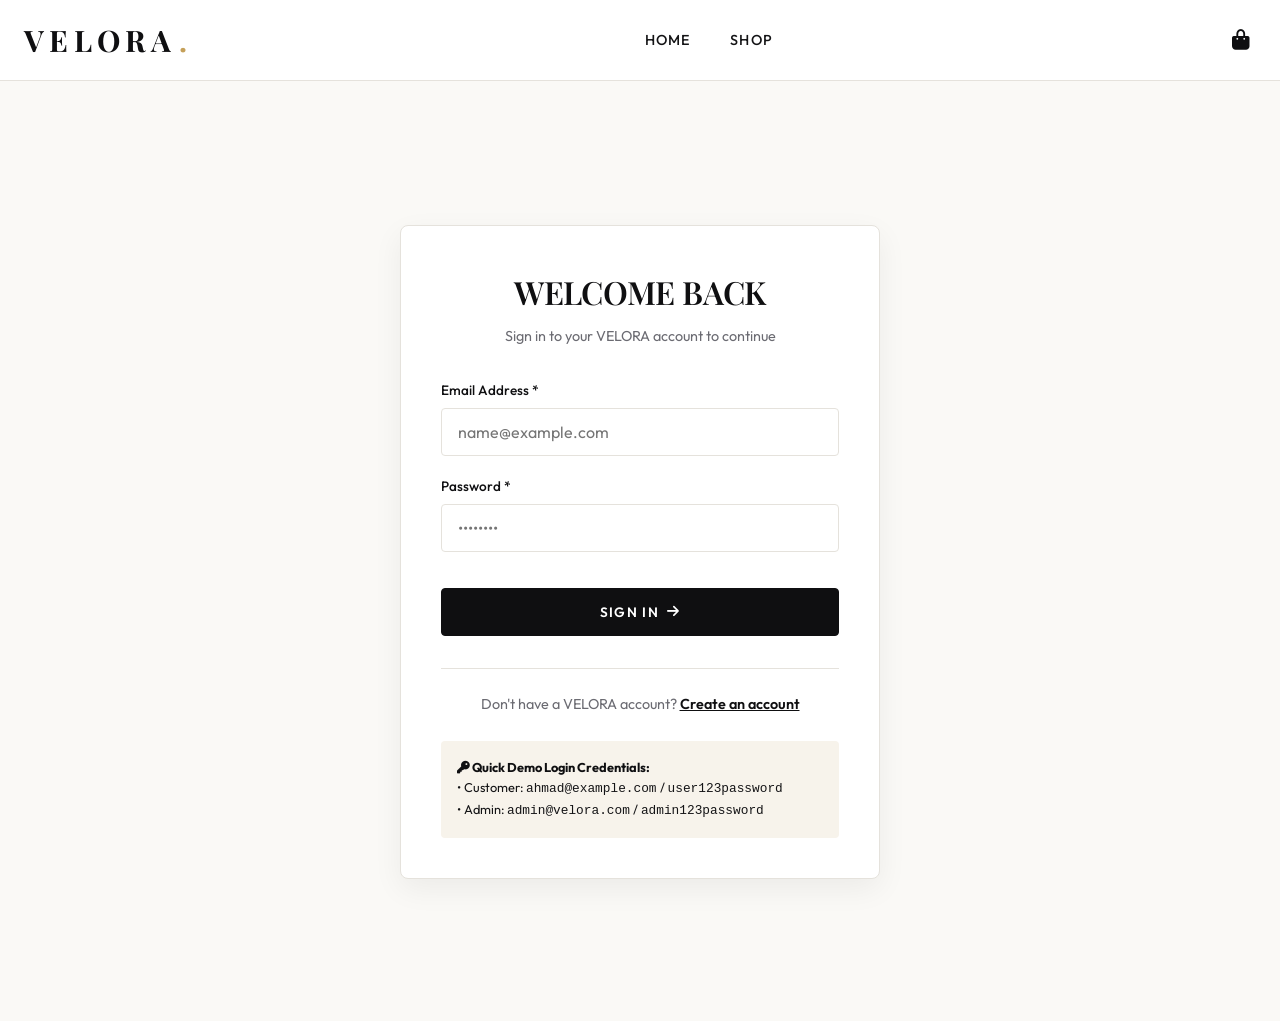
<file: profile.html>
<!DOCTYPE html>
<html lang="en">

<head>
  <meta charset="UTF-8">
  <meta name="viewport" content="width=device-width, initial-scale=1.0">
  <title>My Account Profile | VELORA</title>

  <link rel="stylesheet" href="https://cdnjs.cloudflare.com/ajax/libs/font-awesome/6.4.0/css/all.min.css">
  <link rel="stylesheet" href="css/style.css">
  <link rel="stylesheet" href="css/responsive.css">
</head>

<body>

  <!-- Announcement Bar -->
  <div class="announcement-bar">
    <i class="fas fa-truck-fast"></i> FREE SHIPPING ON ALL ORDERS OVER RS. 10,000
  </div>

  <!-- Navigation Bar -->
  <nav class="navbar">
    <div class="container nav-container">
      <button class="mobile-menu-toggle" id="mobile-menu-btn" aria-label="Toggle menu">
        <i class="fas fa-bars"></i>
      </button>

      <a href="index.html" class="brand-logo">
        Hiruu<span>.</span>
      </a>

      <ul class="nav-links" id="nav-links">
        <li><a href="index.html" class="nav-link">Home</a></li>
        <li><a href="shop.html" class="nav-link">Shop</a></li>
        <li><a href="orders.html" class="nav-link">My Orders</a></li>
      </ul>

      <div class="nav-actions">
        <div id="nav-user-menu"></div>
        <a href="cart.html" class="icon-btn" title="Shopping Cart">
          <i class="fas fa-shopping-bag"></i>
          <span class="badge-count" id="cart-count-badge" style="display: none;">0</span>
        </a>
      </div>
    </div>
  </nav>

  <!-- Profile Section -->
  <section class="section-padding container">
    <div
      style="max-width: 650px; margin: 0 auto; background: var(--bg-surface); border: 1px solid var(--border-color); border-radius: var(--radius-md); padding: 2.5rem; box-shadow: var(--shadow-md);">

      <div
        style="display: flex; align-items: center; justify-content: space-between; border-bottom: 1px solid var(--border-color); padding-bottom: 1.5rem; margin-bottom: 2rem;">
        <div>
          <h1 style="font-size: 1.8rem; margin: 0; color: var(--primary);">MY PROFILE</h1>
          <p style="color: var(--text-muted); font-size: 0.85rem; margin: 0.25rem 0 0;">Manage your contact details and
            default shipping address</p>
        </div>
        <span id="role-badge"
          style="background: var(--accent-light); color: var(--accent); padding: 0.4rem 1rem; border-radius: 20px; font-weight: 700; font-size: 0.75rem; text-transform: uppercase;">
          CUSTOMER
        </span>
      </div>

      <div id="profile-alert"
        style="display: none; margin-bottom: 1.5rem; padding: 0.85rem; border-radius: var(--radius-sm); font-size: 0.85rem;">
      </div>

      <form id="profile-form">
        <div class="form-group">
          <label class="form-label" for="prof-name">Full Name</label>
          <input type="text" id="prof-name" class="form-control" required>
        </div>

        <div style="display: grid; grid-template-columns: 1fr 1fr; gap: 1rem;">
          <div class="form-group">
            <label class="form-label" for="prof-email">Email Address (Read-only)</label>
            <input type="email" id="prof-email" class="form-control" style="background: var(--bg-subtle);" readonly>
          </div>

          <div class="form-group">
            <label class="form-label" for="prof-phone">Phone Number</label>
            <input type="tel" id="prof-phone" class="form-control">
          </div>
        </div>

        <h4
          style="font-size: 0.95rem; text-transform: uppercase; letter-spacing: 0.08em; margin: 1.5rem 0 1rem; border-top: 1px solid var(--border-color); padding-top: 1.25rem;">
          Default Shipping Address</h4>

        <div class="form-group">
          <label class="form-label" for="prof-street">Street Address</label>
          <input type="text" id="prof-street" class="form-control" placeholder="House #, Street name">
        </div>

        <div style="display: grid; grid-template-columns: 1fr 1fr; gap: 1rem;">
          <div class="form-group">
            <label class="form-label" for="prof-city">City</label>
            <input type="text" id="prof-city" class="form-control" placeholder="City">
          </div>

          <div class="form-group">
            <label class="form-label" for="prof-district">District / Region</label>
            <input type="text" id="prof-district" class="form-control" placeholder="District">
          </div>
        </div>

        <div style="display: flex; gap: 1rem; margin-top: 2rem;">
          <button type="submit" id="save-profile-btn" class="btn btn-primary btn-block" style="padding: 0.9rem;">
            SAVE CHANGES <i class="fas fa-save"></i>
          </button>
          <button type="button" onclick="logoutUser()" class="btn btn-secondary"
            style="color: var(--danger); border-color: var(--danger);">
            LOGOUT
          </button>
        </div>
      </form>
    </div>
  </section>

  <!-- Footer -->
  <footer class="footer">
    <div class="container">
      <div class="footer-bottom" style="border: none; padding: 0;">
        <p>&copy; 2026 VELORA Clothing Store. CodeAlpha Full Stack Internship Submission.</p>
      </div>
    </div>
  </footer>

  <!-- Scripts -->
  <script src="js/api.js"></script>
  <script src="js/auth.js"></script>
  <script src="js/cart.js"></script>
  <script src="js/main.js"></script>

  <script>
    document.addEventListener('DOMContentLoaded', async () => {
      if (!isAuthenticated()) {
        window.location.href = 'login.html?redirect=profile.html';
        return;
      }

      await fetchProfileData();

      document.getElementById('profile-form').addEventListener('submit', async (e) => {
        e.preventDefault();

        const alertEl = document.getElementById('profile-alert');
        const saveBtn = document.getElementById('save-profile-btn');

        alertEl.style.display = 'none';
        saveBtn.disabled = true;
        saveBtn.innerHTML = '<i class="fas fa-spinner fa-spin"></i> Saving...';

        const updateData = {
          name: document.getElementById('prof-name').value.trim(),
          phone: document.getElementById('prof-phone').value.trim(),
          address: {
            street: document.getElementById('prof-street').value.trim(),
            city: document.getElementById('prof-city').value.trim(),
            district: document.getElementById('prof-district').value.trim()
          }
        };

        try {
          const res = await apiRequest('/users/profile', 'PUT', updateData, true);

          if (res.success && res.data) {
            // Update stored user details in localStorage
            const token = getAuthToken();
            setAuthSession(token, res.data);

            showToast('Profile updated successfully!', 'success');
            alertEl.style.background = '#d3f9d8';
            alertEl.style.color = 'var(--success)';
            alertEl.style.border = '1px solid #b2f2bb';
            alertEl.textContent = 'Your profile details have been saved successfully.';
            alertEl.style.display = 'block';

            updateNavAuthUI();
          }
        } catch (err) {
          alertEl.style.background = '#ffe3e3';
          alertEl.style.color = 'var(--danger)';
          alertEl.style.border = '1px solid #ffa8a8';
          alertEl.textContent = err.message || 'Failed to update profile';
          alertEl.style.display = 'block';
        } finally {
          saveBtn.disabled = false;
          saveBtn.innerHTML = 'SAVE CHANGES <i class="fas fa-save"></i>';
        }
      });
    });

    async function fetchProfileData() {
      try {
        const res = await apiRequest('/users/profile', 'GET', null, true);

        if (res.success && res.data) {
          const u = res.data;
          document.getElementById('prof-name').value = u.name || '';
          document.getElementById('prof-email').value = u.email || '';
          document.getElementById('prof-phone').value = u.phone || '';
          document.getElementById('role-badge').textContent = (u.role || 'USER').toUpperCase();

          if (u.address) {
            document.getElementById('prof-street').value = u.address.street || '';
            document.getElementById('prof-city').value = u.address.city || '';
            document.getElementById('prof-district').value = u.address.district || '';
          }
        }
      } catch (err) {
        showToast('Failed to load profile details', 'error');
      }
    }
  </script>
</body>

</html>
</file>
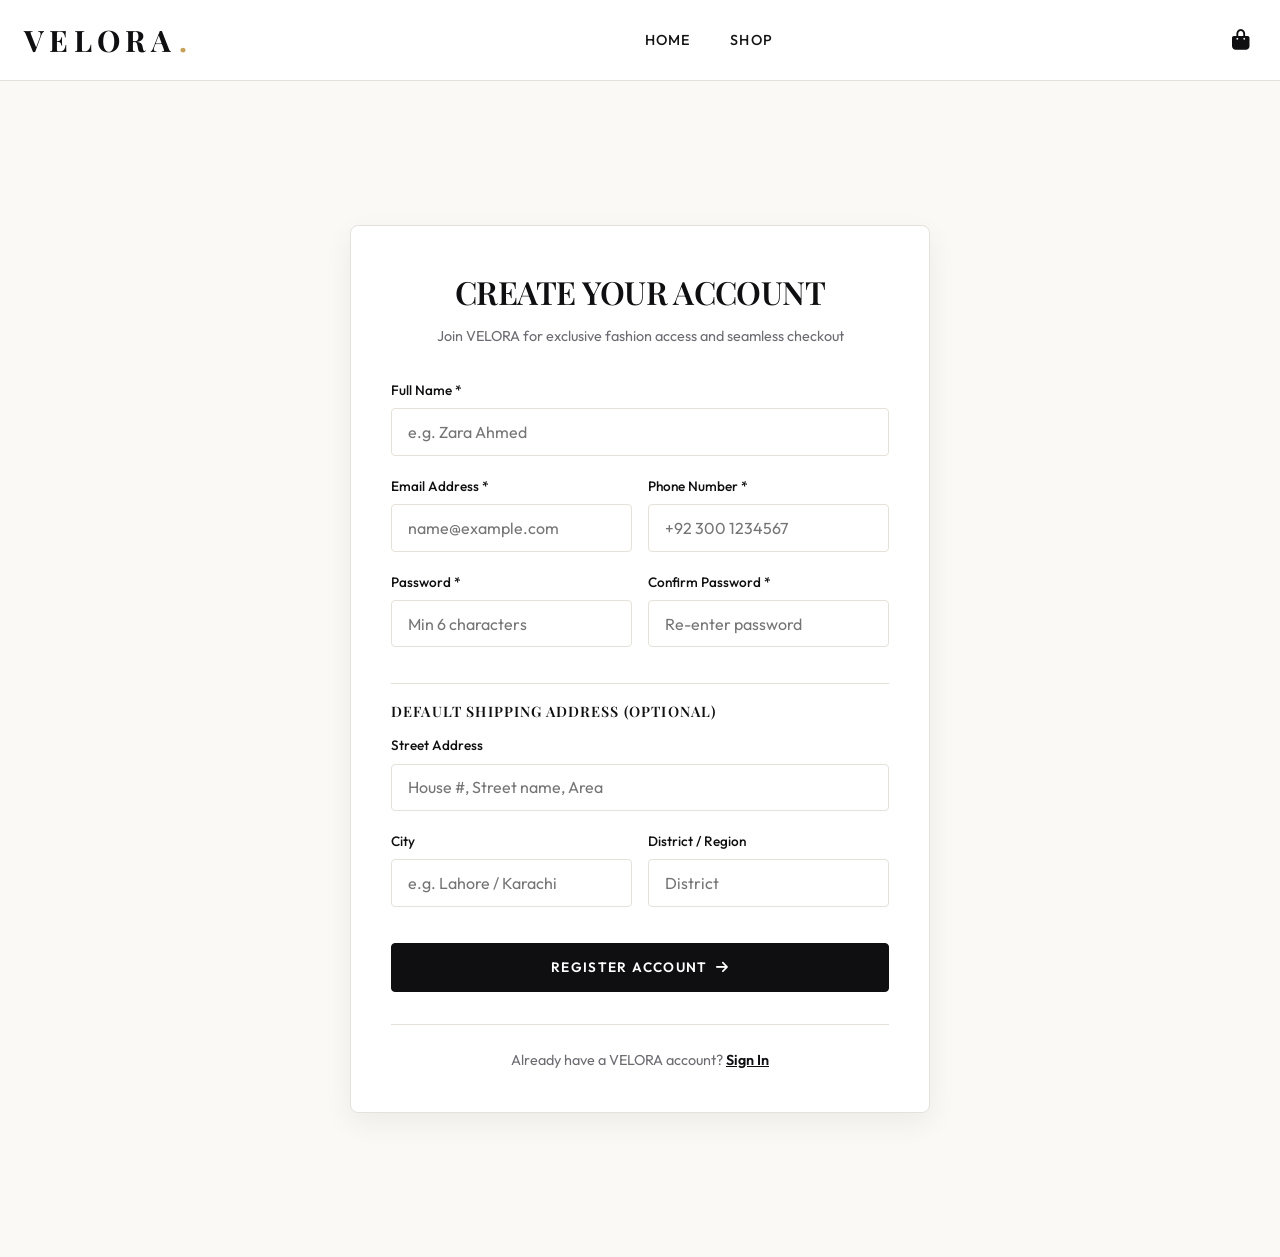
<file: register.html>
<!DOCTYPE html>
<html lang="en">
<head>
  <meta charset="UTF-8">
  <meta name="viewport" content="width=device-width, initial-scale=1.0">
  <title>Create Account | VELORA</title>
  
  <link rel="stylesheet" href="https://cdnjs.cloudflare.com/ajax/libs/font-awesome/6.4.0/css/all.min.css">
  <link rel="stylesheet" href="css/style.css">
  <link rel="stylesheet" href="css/responsive.css">
</head>
<body>

  <!-- Navigation Bar -->
  <nav class="navbar">
    <div class="container nav-container">
      <a href="index.html" class="brand-logo">
        VELORA<span>.</span>
      </a>

      <ul class="nav-links" id="nav-links">
        <li><a href="index.html" class="nav-link">Home</a></li>
        <li><a href="shop.html" class="nav-link">Shop</a></li>
      </ul>

      <div class="nav-actions">
        <a href="cart.html" class="icon-btn" title="Shopping Cart">
          <i class="fas fa-shopping-bag"></i>
          <span class="badge-count" id="cart-count-badge" style="display: none;">0</span>
        </a>
      </div>
    </div>
  </nav>

  <!-- Register Auth Card -->
  <section class="section-padding">
    <div class="auth-container" style="max-width: 580px;">
      <h1 class="auth-title">CREATE YOUR ACCOUNT</h1>
      <p class="auth-sub">Join VELORA for exclusive fashion access and seamless checkout</p>

      <div id="register-alert" style="display: none; margin-bottom: 1rem; padding: 0.75rem; border-radius: var(--radius-sm); font-size: 0.85rem; background: #ffe3e3; color: var(--danger); border: 1px solid #ffa8a8;"></div>

      <form id="register-form">
        <div class="form-group">
          <label class="form-label" for="reg-name">Full Name <span style="color: var(--danger);">*</span></label>
          <input type="text" id="reg-name" class="form-control" placeholder="e.g. Zara Ahmed" required>
        </div>

        <div style="display: grid; grid-template-columns: 1fr 1fr; gap: 1rem;">
          <div class="form-group">
            <label class="form-label" for="reg-email">Email Address <span style="color: var(--danger);">*</span></label>
            <input type="email" id="reg-email" class="form-control" placeholder="name@example.com" required>
          </div>

          <div class="form-group">
            <label class="form-label" for="reg-phone">Phone Number <span style="color: var(--danger);">*</span></label>
            <input type="tel" id="reg-phone" class="form-control" placeholder="+92 300 1234567" required>
          </div>
        </div>

        <div style="display: grid; grid-template-columns: 1fr 1fr; gap: 1rem;">
          <div class="form-group">
            <label class="form-label" for="reg-password">Password <span style="color: var(--danger);">*</span></label>
            <input type="password" id="reg-password" class="form-control" placeholder="Min 6 characters" minlength="6" required>
          </div>

          <div class="form-group">
            <label class="form-label" for="reg-confirm-password">Confirm Password <span style="color: var(--danger);">*</span></label>
            <input type="password" id="reg-confirm-password" class="form-control" placeholder="Re-enter password" required>
          </div>
        </div>

        <h4 style="font-size: 0.9rem; text-transform: uppercase; letter-spacing: 0.08em; margin: 1rem 0 0.75rem; border-top: 1px solid var(--border-color); padding-top: 1rem;">Default Shipping Address (Optional)</h4>

        <div class="form-group">
          <label class="form-label" for="reg-street">Street Address</label>
          <input type="text" id="reg-street" class="form-control" placeholder="House #, Street name, Area">
        </div>

        <div style="display: grid; grid-template-columns: 1fr 1fr; gap: 1rem;">
          <div class="form-group">
            <label class="form-label" for="reg-city">City</label>
            <input type="text" id="reg-city" class="form-control" placeholder="e.g. Lahore / Karachi">
          </div>

          <div class="form-group">
            <label class="form-label" for="reg-district">District / Region</label>
            <input type="text" id="reg-district" class="form-control" placeholder="District">
          </div>
        </div>

        <button type="submit" id="reg-btn" class="btn btn-primary btn-block" style="padding: 0.9rem; margin-top: 1rem;">
          REGISTER ACCOUNT <i class="fas fa-arrow-right"></i>
        </button>
      </form>

      <div style="margin-top: 2rem; text-align: center; font-size: 0.9rem; color: var(--text-muted); border-top: 1px solid var(--border-color); padding-top: 1.5rem;">
        Already have a VELORA account? <a href="login.html" style="color: var(--primary); font-weight: 600; text-decoration: underline;">Sign In</a>
      </div>
    </div>
  </section>

  <!-- Scripts -->
  <script src="js/api.js"></script>
  <script src="js/auth.js"></script>
  <script src="js/cart.js"></script>
  <script src="js/main.js"></script>

  <script>
    document.addEventListener('DOMContentLoaded', () => {
      if (isAuthenticated()) {
        window.location.href = 'index.html';
      }

      const form = document.getElementById('register-form');
      form.addEventListener('submit', async (e) => {
        e.preventDefault();

        const name = document.getElementById('reg-name').value.trim();
        const email = document.getElementById('reg-email').value.trim();
        const phone = document.getElementById('reg-phone').value.trim();
        const password = document.getElementById('reg-password').value;
        const confirmPassword = document.getElementById('reg-confirm-password').value;

        const alertEl = document.getElementById('register-alert');
        const submitBtn = document.getElementById('reg-btn');

        alertEl.style.display = 'none';

        if (password !== confirmPassword) {
          alertEl.textContent = 'Passwords do not match. Please verify.';
          alertEl.style.display = 'block';
          return;
        }

        const address = {
          street: document.getElementById('reg-street').value.trim(),
          city: document.getElementById('reg-city').value.trim(),
          district: document.getElementById('reg-district').value.trim()
        };

        submitBtn.disabled = true;
        submitBtn.innerHTML = '<i class="fas fa-spinner fa-spin"></i> Creating Account...';

        try {
          const res = await apiRequest('/auth/register', 'POST', {
            name, email, phone, password, address
          });

          if (res.success && res.data.token) {
            setAuthSession(res.data.token, res.data);
            showToast('Account created successfully!', 'success');
            setTimeout(() => {
              window.location.href = 'index.html';
            }, 800);
          }
        } catch (err) {
          alertEl.textContent = err.message || 'Registration failed';
          alertEl.style.display = 'block';
          submitBtn.disabled = false;
          submitBtn.innerHTML = 'REGISTER ACCOUNT <i class="fas fa-arrow-right"></i>';
        }
      });
    });
  </script>
</body>
</html>
</file>
<file: css/style.css>
/* ==========================================================================
   VELORA LUXURY FASHION - DESIGN SYSTEM & CORE STYLES
   Tagline: "Style That Defines You."
   ========================================================================== */

@import url('https://fonts.googleapis.com/css2?family=Outfit:wght@300;400;500;600;700&family=Playfair+Display:ital,wght@0,400;0,600;0,700;1,400&display=swap');

:root {
  --font-heading: 'Playfair Display', serif;
  --font-body: 'Outfit', sans-serif;
  
  --primary: #0f0f11;
  --primary-hover: #222228;
  --accent: #c5a059;
  --accent-light: #f7f3eb;
  --accent-hover: #b38e46;
  
  --bg-body: #faf9f6;
  --bg-surface: #ffffff;
  --bg-subtle: #f4f2ee;
  
  --text-main: #141416;
  --text-muted: #6b6b72;
  --text-light: #8e8e96;
  --text-white: #ffffff;
  
  --border-color: #e5e2dc;
  --border-dark: #2a2a30;
  
  --radius-sm: 4px;
  --radius-md: 8px;
  --radius-lg: 16px;
  --radius-full: 9999px;
  
  --shadow-sm: 0 2px 8px rgba(0, 0, 0, 0.04);
  --shadow-md: 0 10px 30px rgba(0, 0, 0, 0.06);
  --shadow-lg: 0 20px 40px rgba(0, 0, 0, 0.1);
  
  --transition: all 0.3s cubic-bezier(0.16, 1, 0.3, 1);
  --container-max: 1320px;
}

/* Reset & Base */
*, *::before, *::after {
  box-sizing: border-box;
  margin: 0;
  padding: 0;
}

html {
  scroll-behavior: smooth;
  font-size: 16px;
}

body {
  font-family: var(--font-body);
  background-color: var(--bg-body);
  color: var(--text-main);
  line-height: 1.6;
  -webkit-font-smoothing: antialiased;
}

a {
  color: inherit;
  text-decoration: none;
  transition: var(--transition);
}

ul, ol {
  list-style: none;
}

img {
  max-width: 100%;
  height: auto;
  display: block;
}

button, input, select, textarea {
  font-family: inherit;
  font-size: inherit;
  outline: none;
  border: none;
}

button {
  cursor: pointer;
  background: none;
}

.container {
  width: 100%;
  max-width: var(--container-max);
  margin: 0 auto;
  padding: 0 1.5rem;
}

/* Typography */
h1, h2, h3, h4, .font-serif {
  font-family: var(--font-heading);
  font-weight: 600;
  letter-spacing: -0.02em;
  color: var(--primary);
}

.section-title {
  font-size: 2.25rem;
  text-align: center;
  margin-bottom: 0.5rem;
  text-transform: capitalize;
}

.section-subtitle {
  text-align: center;
  color: var(--text-muted);
  font-size: 1rem;
  margin-bottom: 3rem;
  font-weight: 300;
}

/* Announcement Bar */
.announcement-bar {
  background-color: var(--primary);
  color: var(--accent-light);
  font-size: 0.8rem;
  font-weight: 500;
  letter-spacing: 0.12em;
  text-transform: uppercase;
  text-align: center;
  padding: 0.6rem 1rem;
}

/* Navigation Bar */
.navbar {
  position: sticky;
  top: 0;
  z-index: 1000;
  background-color: rgba(255, 255, 255, 0.95);
  backdrop-filter: blur(12px);
  border-bottom: 1px solid var(--border-color);
  transition: var(--transition);
}

.nav-container {
  display: flex;
  align-items: center;
  justify-content: space-between;
  height: 80px;
}

.brand-logo {
  font-family: var(--font-heading);
  font-size: 1.85rem;
  font-weight: 700;
  letter-spacing: 0.18em;
  color: var(--primary);
  display: flex;
  align-items: center;
  gap: 0.2rem;
}

.brand-logo span {
  color: var(--accent);
}

.nav-links {
  display: flex;
  align-items: center;
  gap: 2.5rem;
}

.nav-link {
  font-size: 0.9rem;
  font-weight: 500;
  text-transform: uppercase;
  letter-spacing: 0.08em;
  color: var(--text-main);
  position: relative;
  padding: 0.5rem 0;
}

.nav-link::after {
  content: '';
  position: absolute;
  bottom: 0;
  left: 0;
  width: 0;
  height: 2px;
  background-color: var(--accent);
  transition: var(--transition);
}

.nav-link:hover::after,
.nav-link.active::after {
  width: 100%;
}

.nav-actions {
  display: flex;
  align-items: center;
  gap: 1.25rem;
}

.icon-btn {
  position: relative;
  font-size: 1.25rem;
  color: var(--primary);
  padding: 0.4rem;
  display: flex;
  align-items: center;
  justify-content: center;
  border-radius: var(--radius-full);
  transition: var(--transition);
}

.icon-btn:hover {
  color: var(--accent);
  background-color: var(--bg-subtle);
}

.badge-count {
  position: absolute;
  top: -2px;
  right: -2px;
  background-color: var(--accent);
  color: var(--primary);
  font-size: 0.7rem;
  font-weight: 700;
  width: 18px;
  height: 18px;
  border-radius: 50%;
  display: flex;
  align-items: center;
  justify-content: center;
}

.mobile-menu-toggle {
  display: none;
  font-size: 1.5rem;
}

/* Buttons */
.btn {
  display: inline-flex;
  align-items: center;
  justify-content: center;
  gap: 0.5rem;
  padding: 0.85rem 2rem;
  font-size: 0.85rem;
  font-weight: 600;
  letter-spacing: 0.1em;
  text-transform: uppercase;
  border-radius: var(--radius-sm);
  transition: var(--transition);
  cursor: pointer;
}

.btn-primary {
  background-color: var(--primary);
  color: var(--text-white);
  border: 1px solid var(--primary);
}

.btn-primary:hover {
  background-color: var(--accent);
  border-color: var(--accent);
  color: var(--primary);
  transform: translateY(-2px);
  box-shadow: var(--shadow-md);
}

.btn-secondary {
  background-color: transparent;
  color: var(--primary);
  border: 1px solid var(--primary);
}

.btn-secondary:hover {
  background-color: var(--primary);
  color: var(--text-white);
  transform: translateY(-2px);
}

.btn-accent {
  background-color: var(--accent);
  color: var(--primary);
  border: 1px solid var(--accent);
}

.btn-accent:hover {
  background-color: var(--accent-hover);
  color: var(--text-white);
}

.btn-block {
  width: 100%;
}

.btn-sm {
  padding: 0.5rem 1rem;
  font-size: 0.75rem;
}

/* Hero Section */
.hero-section {
  position: relative;
  height: 85vh;
  min-height: 550px;
  background: linear-gradient(rgba(15, 15, 17, 0.45), rgba(15, 15, 17, 0.55)),
              url('https://images.unsplash.com/photo-1490481651871-ab68de25d43d?w=1600&auto=format&fit=crop&q=80') center/cover no-repeat;
  display: flex;
  align-items: center;
  color: var(--text-white);
}

.hero-content {
  max-width: 650px;
}

.hero-tag {
  font-size: 0.85rem;
  font-weight: 600;
  letter-spacing: 0.25em;
  text-transform: uppercase;
  color: var(--accent);
  margin-bottom: 1rem;
  display: inline-block;
}

.hero-title {
  font-size: 3.5rem;
  line-height: 1.15;
  color: var(--text-white);
  margin-bottom: 1.25rem;
}

.hero-sub {
  font-size: 1.15rem;
  font-weight: 300;
  opacity: 0.9;
  margin-bottom: 2.25rem;
  max-width: 500px;
}

.hero-buttons {
  display: flex;
  gap: 1.25rem;
}

/* Featured Categories */
.section-padding {
  padding: 5rem 0;
}

.category-grid {
  display: grid;
  grid-template-columns: repeat(auto-fit, minmax(220px, 1fr));
  gap: 1.5rem;
}

.category-card {
  position: relative;
  height: 320px;
  border-radius: var(--radius-md);
  overflow: hidden;
  box-shadow: var(--shadow-sm);
  cursor: pointer;
}

.category-card img {
  width: 100%;
  height: 100%;
  object-fit: cover;
  transition: transform 0.6s ease;
}

.category-card:hover img {
  transform: scale(1.08);
}

.category-overlay {
  position: absolute;
  inset: 0;
  background: linear-gradient(to top, rgba(15,15,17,0.85) 0%, rgba(15,15,17,0.1) 60%);
  display: flex;
  flex-direction: column;
  justify-content: flex-end;
  padding: 1.5rem;
  color: var(--text-white);
}

.category-overlay h3 {
  color: var(--text-white);
  font-size: 1.35rem;
  margin-bottom: 0.25rem;
}

.category-overlay span {
  font-size: 0.8rem;
  letter-spacing: 0.1em;
  text-transform: uppercase;
  color: var(--accent);
  font-weight: 500;
}

/* Product Grid & Product Card */
.products-grid {
  display: grid;
  grid-template-columns: repeat(auto-fill, minmax(260px, 1fr));
  gap: 2rem;
}

.product-card {
  background-color: var(--bg-surface);
  border: 1px solid var(--border-color);
  border-radius: var(--radius-md);
  overflow: hidden;
  transition: var(--transition);
  display: flex;
  flex-direction: column;
  position: relative;
}

.product-card:hover {
  transform: translateY(-5px);
  box-shadow: var(--shadow-md);
  border-color: rgba(197, 160, 89, 0.4);
}

.product-image-wrap {
  position: relative;
  width: 100%;
  padding-top: 125%; /* 4:5 aspect ratio */
  background-color: var(--bg-subtle);
  overflow: hidden;
}

.product-image-wrap img {
  position: absolute;
  top: 0;
  left: 0;
  width: 100%;
  height: 100%;
  object-fit: cover;
  transition: transform 0.6s ease;
}

.product-card:hover .product-image-wrap img {
  transform: scale(1.05);
}

.product-badges {
  position: absolute;
  top: 0.75rem;
  left: 0.75rem;
  display: flex;
  flex-direction: column;
  gap: 0.35rem;
  z-index: 2;
}

.badge {
  padding: 0.25rem 0.6rem;
  font-size: 0.65rem;
  font-weight: 700;
  letter-spacing: 0.08em;
  text-transform: uppercase;
  border-radius: var(--radius-sm);
}

.badge-sale {
  background-color: var(--primary);
  color: var(--accent);
}

.badge-new {
  background-color: var(--accent);
  color: var(--primary);
}

.product-wishlist-btn {
  position: absolute;
  top: 0.75rem;
  right: 0.75rem;
  width: 34px;
  height: 34px;
  background-color: rgba(255, 255, 255, 0.9);
  border-radius: 50%;
  display: flex;
  align-items: center;
  justify-content: center;
  color: var(--text-muted);
  transition: var(--transition);
  z-index: 2;
}

.product-wishlist-btn:hover {
  color: #e03131;
  background-color: #ffffff;
}

.product-actions-overlay {
  position: absolute;
  bottom: -50px;
  left: 0;
  right: 0;
  padding: 0.75rem;
  background: rgba(255, 255, 255, 0.9);
  backdrop-filter: blur(4px);
  display: flex;
  gap: 0.5rem;
  transition: var(--transition);
}

.product-card:hover .product-actions-overlay {
  bottom: 0;
}

.product-details-content {
  padding: 1.25rem;
  display: flex;
  flex-direction: column;
  flex-grow: 1;
}

.product-category-gender {
  font-size: 0.75rem;
  text-transform: uppercase;
  letter-spacing: 0.08em;
  color: var(--text-muted);
  margin-bottom: 0.35rem;
}

.product-title {
  font-size: 1.05rem;
  font-weight: 600;
  font-family: var(--font-body);
  color: var(--primary);
  margin-bottom: 0.5rem;
  line-height: 1.3;
}

.product-title a:hover {
  color: var(--accent);
}

.product-rating {
  display: flex;
  align-items: center;
  gap: 0.35rem;
  font-size: 0.8rem;
  color: var(--accent);
  margin-bottom: 0.65rem;
}

.rating-count {
  color: var(--text-muted);
  font-size: 0.75rem;
}

.product-price-row {
  margin-top: auto;
  display: flex;
  align-items: baseline;
  gap: 0.65rem;
}

.current-price {
  font-size: 1.15rem;
  font-weight: 700;
  color: var(--primary);
}

.original-price {
  font-size: 0.9rem;
  color: var(--text-light);
  text-decoration: line-through;
}

.discount-percent {
  font-size: 0.75rem;
  color: #2b8a3e;
  font-weight: 600;
}

/* Promotional Banner */
.promo-banner {
  background: linear-gradient(rgba(15, 15, 17, 0.7), rgba(15, 15, 17, 0.7)),
              url('https://images.unsplash.com/photo-1445205170230-053b83016050?w=1600&auto=format&fit=crop&q=80') center/cover fixed;
  padding: 6rem 0;
  color: var(--text-white);
  text-align: center;
}

.promo-banner h2 {
  color: var(--text-white);
  font-size: 3rem;
  margin-bottom: 1rem;
}

.promo-banner p {
  font-size: 1.2rem;
  font-weight: 300;
  max-width: 600px;
  margin: 0 auto 2rem;
}

/* Features Bar */
.features-grid {
  display: grid;
  grid-template-columns: repeat(auto-fit, minmax(220px, 1fr));
  gap: 2rem;
}

.feature-box {
  background-color: var(--bg-surface);
  padding: 2.5rem 1.5rem;
  text-align: center;
  border-radius: var(--radius-md);
  border: 1px solid var(--border-color);
  transition: var(--transition);
}

.feature-box:hover {
  border-color: var(--accent);
  transform: translateY(-3px);
}

.feature-icon {
  font-size: 2.25rem;
  color: var(--accent);
  margin-bottom: 1rem;
}

.feature-box h4 {
  font-size: 1.1rem;
  margin-bottom: 0.5rem;
}

.feature-box p {
  font-size: 0.85rem;
  color: var(--text-muted);
}

/* Newsletter Section */
.newsletter-section {
  background-color: var(--bg-subtle);
  padding: 4.5rem 0;
  text-align: center;
}

.newsletter-box {
  max-width: 550px;
  margin: 0 auto;
}

.newsletter-form {
  display: flex;
  gap: 0.5rem;
  margin-top: 1.5rem;
}

.newsletter-form input {
  flex-grow: 1;
  padding: 0.85rem 1.25rem;
  border-radius: var(--radius-sm);
  border: 1px solid var(--border-color);
  background-color: var(--bg-surface);
}

/* Footer */
.footer {
  background-color: var(--primary);
  color: rgba(255, 255, 255, 0.7);
  padding: 5rem 0 2rem;
  font-size: 0.9rem;
}

.footer-grid {
  display: grid;
  grid-template-columns: 2fr repeat(3, 1fr);
  gap: 3rem;
  margin-bottom: 4rem;
}

.footer-brand .brand-logo {
  color: var(--text-white);
  margin-bottom: 1rem;
}

.footer-brand p {
  color: rgba(255, 255, 255, 0.6);
  max-width: 320px;
  margin-bottom: 1.5rem;
}

.footer-title {
  color: var(--text-white);
  font-family: var(--font-body);
  font-size: 0.95rem;
  font-weight: 600;
  letter-spacing: 0.1em;
  text-transform: uppercase;
  margin-bottom: 1.5rem;
}

.footer-links li {
  margin-bottom: 0.75rem;
}

.footer-links a {
  color: rgba(255, 255, 255, 0.6);
}

.footer-links a:hover {
  color: var(--accent);
}

.footer-bottom {
  border-top: 1px solid var(--border-dark);
  padding-top: 2rem;
  display: flex;
  align-items: center;
  justify-content: space-between;
  font-size: 0.8rem;
  color: rgba(255, 255, 255, 0.4);
}

/* Forms & Inputs */
.form-group {
  margin-bottom: 1.25rem;
}

.form-label {
  display: block;
  font-size: 0.85rem;
  font-weight: 500;
  margin-bottom: 0.4rem;
  color: var(--primary);
}

.form-control {
  width: 100%;
  padding: 0.8rem 1rem;
  border: 1px solid var(--border-color);
  border-radius: var(--radius-sm);
  background-color: var(--bg-surface);
  color: var(--text-main);
  transition: var(--transition);
}

.form-control:focus {
  border-color: var(--primary);
  box-shadow: 0 0 0 3px rgba(15, 15, 17, 0.08);
}

/* Auth Cards */
.auth-container {
  max-width: 480px;
  margin: 4rem auto;
  background-color: var(--bg-surface);
  border-radius: var(--radius-md);
  padding: 2.5rem;
  border: 1px solid var(--border-color);
  box-shadow: var(--shadow-md);
}

.auth-title {
  font-size: 2rem;
  text-align: center;
  margin-bottom: 0.5rem;
}

.auth-sub {
  text-align: center;
  color: var(--text-muted);
  font-size: 0.9rem;
  margin-bottom: 2rem;
}

/* Filter Sidebar & Layout */
.shop-layout {
  display: grid;
  grid-template-columns: 260px 1fr;
  gap: 2.5rem;
  align-items: start;
}

.filter-sidebar {
  background-color: var(--bg-surface);
  border: 1px solid var(--border-color);
  border-radius: var(--radius-md);
  padding: 1.5rem;
}

.filter-group {
  margin-bottom: 1.75rem;
  border-bottom: 1px solid var(--border-color);
  padding-bottom: 1.5rem;
}

.filter-group:last-child {
  border-bottom: none;
  padding-bottom: 0;
  margin-bottom: 0;
}

.filter-title {
  font-size: 0.95rem;
  font-weight: 600;
  text-transform: uppercase;
  letter-spacing: 0.08em;
  margin-bottom: 1rem;
}

.filter-option {
  display: flex;
  align-items: center;
  gap: 0.5rem;
  font-size: 0.85rem;
  margin-bottom: 0.6rem;
  cursor: pointer;
}

.size-boxes {
  display: flex;
  flex-wrap: wrap;
  gap: 0.5rem;
}

.size-btn {
  width: 38px;
  height: 38px;
  border: 1px solid var(--border-color);
  border-radius: var(--radius-sm);
  display: flex;
  align-items: center;
  justify-content: center;
  font-size: 0.8rem;
  font-weight: 600;
  transition: var(--transition);
}

.size-btn:hover, .size-btn.selected {
  background-color: var(--primary);
  color: var(--text-white);
  border-color: var(--primary);
}

.color-dots {
  display: flex;
  gap: 0.6rem;
  flex-wrap: wrap;
}

.color-dot {
  width: 26px;
  height: 26px;
  border-radius: 50%;
  border: 2px solid var(--border-color);
  cursor: pointer;
  transition: var(--transition);
}

.color-dot.selected {
  border-color: var(--primary);
  transform: scale(1.15);
}

/* Modals */
.modal-backdrop {
  position: fixed;
  inset: 0;
  background-color: rgba(15, 15, 17, 0.7);
  backdrop-filter: blur(4px);
  z-index: 2000;
  display: flex;
  align-items: center;
  justify-content: center;
  opacity: 0;
  pointer-events: none;
  transition: opacity 0.3s ease;
}

.modal-backdrop.open {
  opacity: 1;
  pointer-events: auto;
}

.modal-content {
  background-color: var(--bg-surface);
  border-radius: var(--radius-md);
  max-width: 700px;
  width: 90%;
  max-height: 90vh;
  overflow-y: auto;
  position: relative;
  padding: 2rem;
  transform: translateY(20px);
  transition: transform 0.3s ease;
}

.modal-backdrop.open .modal-content {
  transform: translateY(0);
}

.modal-close {
  position: absolute;
  top: 1rem;
  right: 1rem;
  font-size: 1.5rem;
  color: var(--text-muted);
}

/* Toast Notifications */
#toast-container {
  position: fixed;
  bottom: 2rem;
  right: 2rem;
  z-index: 3000;
  display: flex;
  flex-direction: column;
  gap: 0.75rem;
}

.toast {
  background-color: var(--primary);
  color: var(--text-white);
  padding: 0.9rem 1.4rem;
  border-radius: var(--radius-md);
  box-shadow: var(--shadow-lg);
  display: flex;
  align-items: center;
  gap: 0.75rem;
  font-size: 0.85rem;
  animation: slideIn 0.3s ease forwards;
}

.toast-success {
  border-left: 4px solid var(--accent);
}

.toast-error {
  border-left: 4px solid var(--danger);
}

@keyframes slideIn {
  from {
    transform: translateX(100%);
    opacity: 0;
  }
  to {
    transform: translateX(0);
    opacity: 1;
  }
}
</file>
<file: css/responsive.css>
/* ==========================================================================
   VELORA RESPONSIVE STYLES
   Breakpoints: 1440px, 1024px, 768px, 390px, 360px
   ========================================================================== */

@media (max-width: 1024px) {
  .hero-title {
    font-size: 2.75rem;
  }
  
  .shop-layout {
    grid-template-columns: 220px 1fr;
    gap: 1.5rem;
  }
  
  .footer-grid {
    grid-template-columns: repeat(2, 1fr);
    gap: 2.5rem;
  }
}

@media (max-width: 768px) {
  .nav-links {
    position: fixed;
    top: 80px;
    left: -100%;
    width: 80%;
    max-width: 320px;
    height: calc(100vh - 80px);
    background-color: var(--bg-surface);
    flex-direction: column;
    align-items: flex-start;
    padding: 2.5rem 2rem;
    box-shadow: var(--shadow-lg);
    transition: var(--transition);
    z-index: 999;
  }
  
  .nav-links.active {
    left: 0;
  }
  
  .mobile-menu-toggle {
    display: block;
  }
  
  .hero-section {
    height: 70vh;
    min-height: 450px;
  }
  
  .hero-title {
    font-size: 2.25rem;
  }
  
  .hero-sub {
    font-size: 0.95rem;
  }
  
  .hero-buttons {
    flex-direction: column;
    gap: 0.75rem;
  }

  .shop-layout {
    grid-template-columns: 1fr;
  }
  
  .filter-sidebar {
    display: none;
  }
  
  .filter-sidebar.active {
    display: block;
  }
  
  .product-detail-layout {
    grid-template-columns: 1fr !important;
  }
  
  .cart-layout {
    grid-template-columns: 1fr !important;
  }
  
  .promo-banner h2 {
    font-size: 2rem;
  }
  
  .footer-grid {
    grid-template-columns: 1fr;
  }
  
  .footer-bottom {
    flex-direction: column;
    gap: 1rem;
    text-align: center;
  }
}

@media (max-width: 480px) {
  .announcement-bar {
    font-size: 0.7rem;
    padding: 0.4rem;
  }
  
  .brand-logo {
    font-size: 1.4rem;
  }
  
  .section-title {
    font-size: 1.75rem;
  }
  
  .hero-title {
    font-size: 1.85rem;
  }
  
  .products-grid {
    grid-template-columns: repeat(auto-fill, minmax(150px, 1fr));
    gap: 1rem;
  }
  
  .product-details-content {
    padding: 0.85rem;
  }
  
  .product-title {
    font-size: 0.9rem;
  }
  
  .current-price {
    font-size: 1rem;
  }
}
</file>
